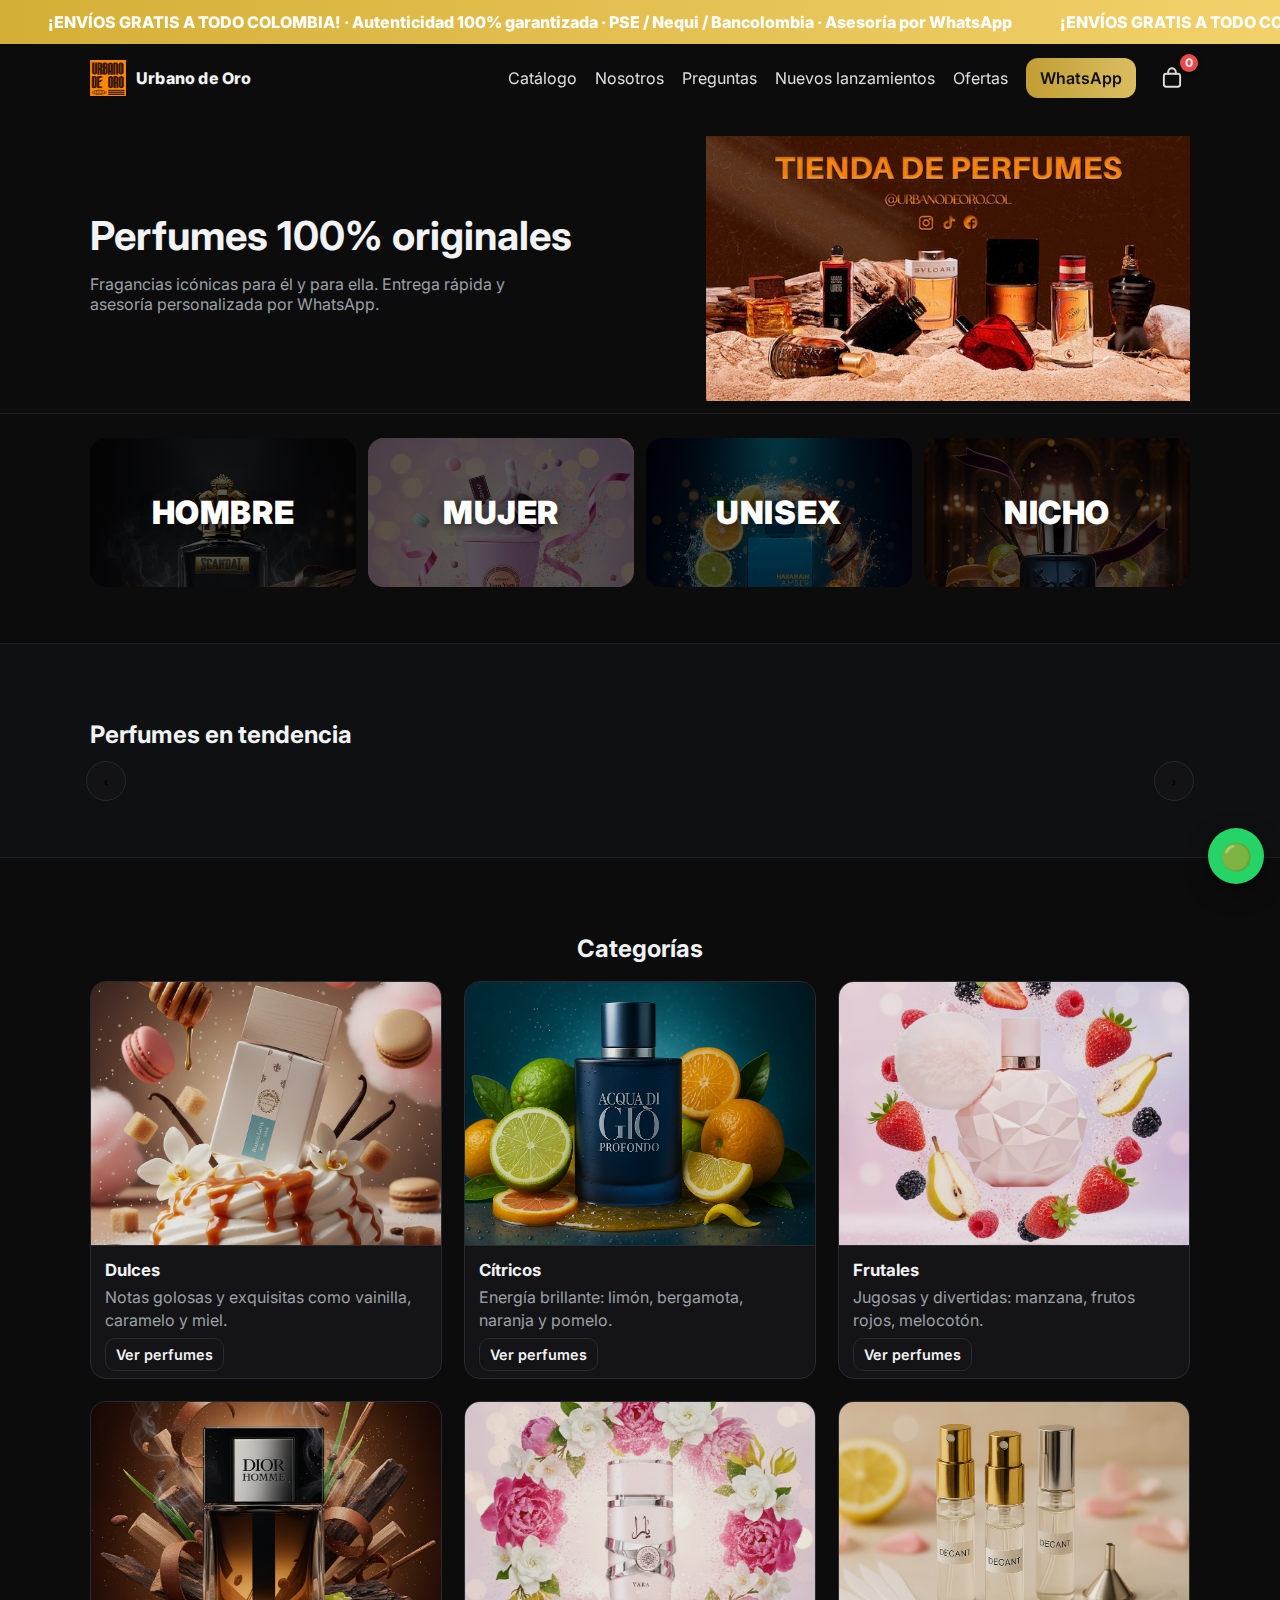
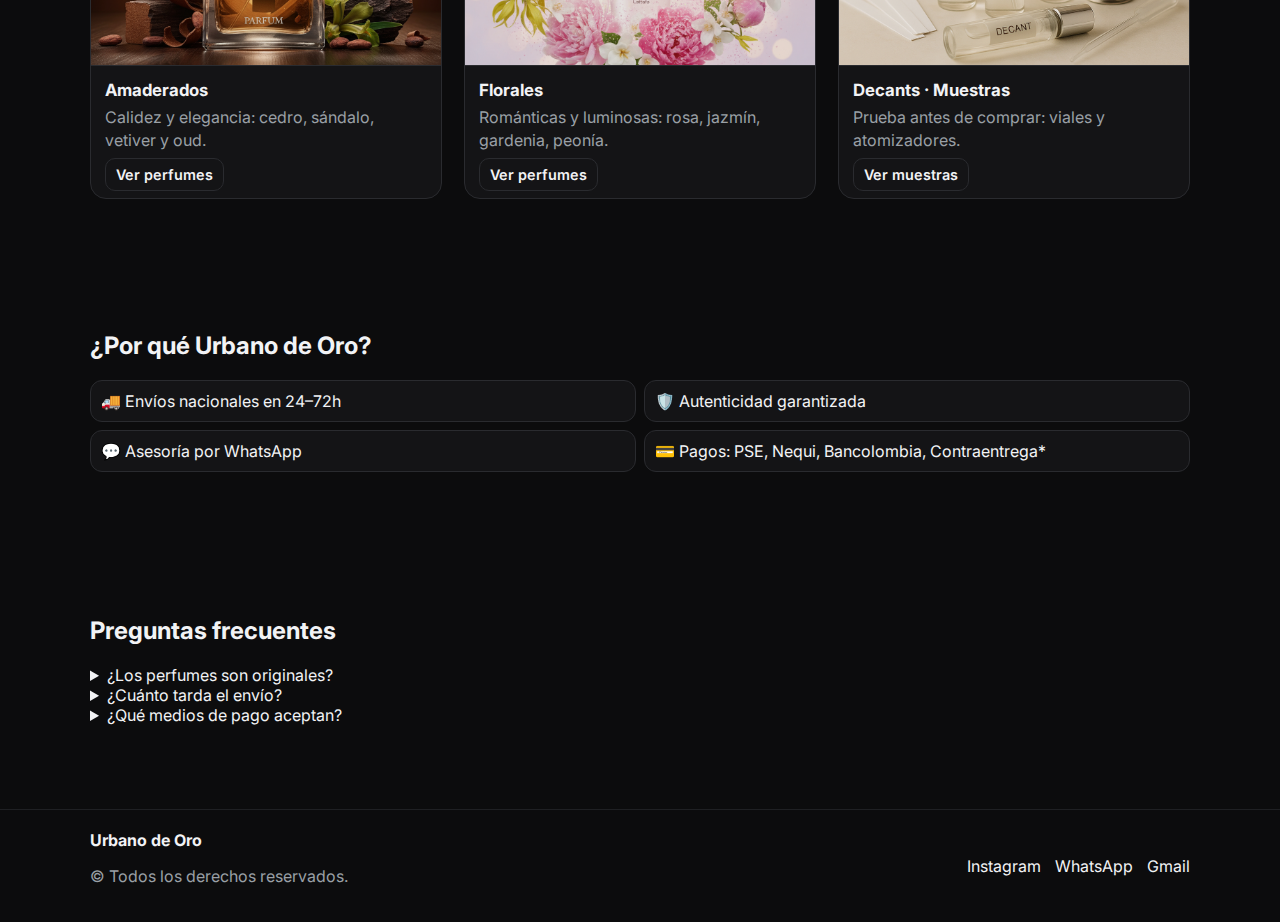
<file: index.html>
<!DOCTYPE html>
<html lang="es-CO">

<head>
    <meta charset="utf-8" />
    <meta name="viewport" content="width=device-width, initial-scale=1" />
    <title>Urbano de Oro</title>
    <meta name="description"
        content="Perfumes 100% originales. Entregas rápidas en Colombia. Catálogo actualizado de fragancias para hombre y mujer.">
    <link rel="icon" href="/assets/urbanologo.jpg" />
    <link rel="preconnect" href="https://fonts.gstatic.com" crossorigin>
    <link href="https://fonts.googleapis.com/css2?family=Inter:wght@400;600;800&display=swap" rel="stylesheet">
    <link rel="stylesheet" href="/css/styles.css" />

    <!-- Open Graph / Twitter -->
    <meta property="og:title" content="Urbano de Oro | Perfumes originales" />
    <meta property="og:description" content="Perfumes 100% originales. Entregas rápidas en Colombia." />
    <meta property="og:image" content="/assets/banner2.jpg" />
    <meta property="og:type" content="website" />
    <meta name="twitter:card" content="summary_large_image" />

    <!-- Schema.org: Tienda -->
    <script type="application/ld+json">
  {
    "@context": "https://schema.org",
    "@type": "Store",
    "name": "Urbano de Oro",
    "image": "/assets/urbanologo.jpg",
    "description": "Perfumes 100% originales en Colombia.",
    "url": "https://tudominio.com",
    "sameAs": ["https://www.instagram.com/urbanodeoro.col/"],
    "brand": "Urbano de Oro",
    "telephone": "+57 3116997253",
    "address": {
      "@type": "660003",
      "addressCountry": "CO"
    }
  }
  </script>
</head>

<body>

    <!-- Barra de anuncio -->
    <!-- Barra de anuncio con marquee -->
    <!-- Franja superior -->
    <div class="topbar">
        <div class="marquee">
            <span class="marquee__content"
                data-text="¡ENVÍOS GRATIS A TODO COLOMBIA! · Autenticidad 100% garantizada · PSE / Nequi / Bancolombia · Asesoría por WhatsApp">
                ¡ENVÍOS GRATIS A TODO COLOMBIA! · Autenticidad 100% garantizada · PSE / Nequi / Bancolombia · Asesoría
                por WhatsApp
            </span>
        </div>
    </div>



    <!-- Header / Nav -->
    <header class="container header">
        <a class="brand" href="/">
            <img src="/assets/urbanologo.jpg" alt="Urbano de Oro" />
            <span>Urbano de Oro</span>
        </a>
        <nav class="nav">
            <a href="category.html" id="navCatalogo">Catálogo</a>
            <a href="#nosotros">Nosotros</a>
            <a href="#faq">Preguntas</a>
            <a href="/nuevos.html">Nuevos lanzamientos</a>
            <a href="/ofertas.html">Ofertas</a>
            <a class="btn btn--primary" href="https://wa.me/573116997253" target="_blank" rel="noopener">WhatsApp</a>
            <a id="cartOpen" class="cart-btn" href="#" aria-label="Abrir carrito">
                <!-- Bolsa -->
                <svg class="cart-ico" viewBox="0 0 24 24" aria-hidden="true">
                    <!-- cuerpo de la bolsa -->
                    <rect x="4.5" y="8" width="15" height="12" rx="2.2" ry="2.2" fill="none" stroke="currentColor"
                        stroke-width="1.8" />
                    <!-- asa -->
                    <path d="M8.5 8V6.5a3.5 3.5 0 0 1 7 0V8" fill="none" stroke="currentColor" stroke-width="1.8"
                        stroke-linecap="round" />
                </svg>
                <!-- badge -->
                <span id="cartCount" class="cart-count">0</span>
            </a>

        </nav>
        <button class="nav-toggle" aria-label="Abrir menú">☰</button>
    </header>

    <!-- Hero -->
    <section class="hero">
        <div class="container hero__grid">
            <div class="hero__copy">
                <h1>Perfumes 100% originales</h1>
                <p>Fragancias icónicas para él y para ella. Entrega rápida y asesoría personalizada por WhatsApp.</p>
                <!-- (sin botones, sin buscador, sin chips) -->
            </div>
            <div class="hero__image">
                <img src="/assets/banner2.jpg" alt="Colección de perfumes" loading="eager" />
            </div>
        </div>
    </section>


    <section class="container section categories" aria-label="Categorías">
        <div class="cat-grid">
            <a class="cat-card" href="category.html?cat=hombre">
                <img src="/assets/hombrelogo3.png" alt="Hombre" loading="lazy">
                <span>HOMBRE</span>
            </a>
            <a class="cat-card" href="category.html?cat=mujer">
                <img src="/assets/mujerlogo2.png" alt="Mujer" loading="lazy">
                <span>MUJER</span>
            </a>
            <a class="cat-card" href="category.html?cat=unisex">
                <img src="/assets/unisexlogo2.png" alt="Unisex" loading="lazy">
                <span>UNISEX</span>
            </a>
            <a class="cat-card" href="category.html?cat=nicho">
                <img src="/assets/nichologo2.png" alt="Nicho" loading="lazy">
                <span>NICHO</span>
            </a>
        </div>
    </section>



    <!-- Tendencias -->
    <section class="section section--alt" aria-label="Perfumes en tendencia">
        <div class="container">
            <h2>Perfumes en tendencia</h2>
        </div>

        <div class="trend-slider">
            <button class="trend-btn prev" aria-label="Anterior">‹</button>
            <div id="trendTrack" class="trend-track"></div>
            <button class="trend-btn next" aria-label="Siguiente">›</button>
        </div>

        <div id="trendDots" class="trend-dots"></div>
    </section>


    <section class="container section fams" aria-label="Categorías">
        <h2 style="text-align:center;margin-bottom:18px">Categorías</h2>

        <div class="fam-grid">
            <a class="fam-card" href="/category.html?tags=dulce">
                <div class="fam-card__media">
                    <img src="/assets/dulceslogo2.png" alt="Dulces">
                </div>
                <div class="fam-card__body">
                    <h3>Dulces</h3>
                    <p>Notas golosas y exquisitas como vainilla, caramelo y miel.</p>
                    <span class="btn btn--ghost btn--sm">Ver perfumes</span>
                </div>
            </a>

            <a class="fam-card" href="/category.html?tags=c%C3%ADtricos">
                <div class="fam-card__media">
                    <img src="/assets/citricoslogo2.png" alt="Cítricos">
                </div>
                <div class="fam-card__body">
                    <h3>Cítricos</h3>
                    <p>Energía brillante: limón, bergamota, naranja y pomelo.</p>
                    <span class="btn btn--ghost btn--sm">Ver perfumes</span>
                </div>
            </a>

            <a class="fam-card" href="/category.html?tags=frutal">
                <div class="fam-card__media">
                    <img src="/assets/frutaleslogo.png" alt="Frutales">
                </div>
                <div class="fam-card__body">
                    <h3>Frutales</h3>
                    <p>Jugosas y divertidas: manzana, frutos rojos, melocotón.</p>
                    <span class="btn btn--ghost btn--sm">Ver perfumes</span>
                </div>
            </a>

            <a class="fam-card" href="/category.html?tags=amaderado">
                <div class="fam-card__media">
                    <img src="/assets/amaderadologo1.png" alt="Amaderados">
                </div>
                <div class="fam-card__body">
                    <h3>Amaderados</h3>
                    <p>Calidez y elegancia: cedro, sándalo, vetiver y oud.</p>
                    <span class="btn btn--ghost btn--sm">Ver perfumes</span>
                </div>
            </a>

            <a class="fam-card" href="/category.html?tags=floral">
                <div class="fam-card__media">
                    <img src="/assets/floraleslogo3.png" alt="Florales">
                </div>
                <div class="fam-card__body">
                    <h3>Florales</h3>
                    <p>Románticas y luminosas: rosa, jazmín, gardenia, peonía.</p>
                    <span class="btn btn--ghost btn--sm">Ver perfumes</span>
                </div>
            </a>

            <a class="fam-card" href="/category.html?tags=decants">
                <div class="fam-card__media">
                    <img src="/assets/decantslogo.png" alt="Decants y muestras">
                </div>
                <div class="fam-card__body">
                    <h3>Decants · Muestras</h3>
                    <p>Prueba antes de comprar: viales y atomizadores.</p>
                    <span class="btn btn--ghost btn--sm">Ver muestras</span>
                </div>
            </a>
        </div>
    </section>


    <!-- Nosotros -->
    <section id="nosotros" class="container section">
        <h2>¿Por qué Urbano de Oro?</h2>
        <ul class="bullets">
            <li>🚚 Envíos nacionales en 24–72h</li>
            <li>🛡️ Autenticidad garantizada</li>
            <li>💬 Asesoría por WhatsApp</li>
            <li>💳 Pagos: PSE, Nequi, Bancolombia, Contraentrega*</li>
        </ul>
    </section>

    <!-- FAQ -->
    <section id="faq" class="container section">
        <h2>Preguntas frecuentes</h2>
        <details>
            <summary>¿Los perfumes son originales?</summary>
            <p>Sí. Trabajamos únicamente con distribuidores autorizados y sellados de fábrica.</p>
        </details>
        <details>
            <summary>¿Cuánto tarda el envío?</summary>
            <p>Entre 24 y 72 horas hábiles según tu ciudad.</p>
        </details>
        <details>
            <summary>¿Qué medios de pago aceptan?</summary>
            <p>PSE, Nequi, Bancolombia y contraentrega en ciudades seleccionadas.</p>
        </details>
    </section>

    <!-- Footer -->
    <footer class="footer">
        <div class="container footer__grid">
            <div>
                <strong>Urbano de Oro</strong>
                <p class="muted">© <span id="year"></span> Todos los derechos reservados.</p>
            </div>
            <div class="footer__links">
                <a href="https://www.instagram.com/urbanodeoro.col/" target="_blank" rel="noopener">Instagram</a>
                <a href="https://wa.me/5731169987253" target="_blank" rel="noopener">WhatsApp</a>
                <a href="mailto:urbanodeoroinfo@gmail.com">Gmail</a>
            </div>
        </div>
    </footer>

    <!-- Botón flotante WhatsApp -->
    <a class="fab-whatsapp" href="https://wa.me/573116997253" target="_blank" rel="noopener"
        aria-label="Chatear por WhatsApp">🟢</a>



    <!-- Carrito (drawer) -->
    <div id="cartDrawer" class="cart-drawer" aria-hidden="true">
        <!-- Backdrop primero -->
        <button id="cartBackdrop" class="cart-backdrop" aria-label="Cerrar carrito"></button>

        <!-- Panel después -->
        <div class="cart-panel" role="dialog" aria-modal="true" aria-labelledby="cartTitle">
            <header class="cart-head">
                <h3 id="cartTitle">Carrito</h3>
                <button id="cartClose" class="icon-btn" aria-label="Cerrar">✕</button>
            </header>

            <div id="cartItems" class="cart-items"></div>

            <footer class="cart-foot">
                <div class="cart-row">
                    <span>Subtotal</span>
                    <strong id="cartSubtotal">$0</strong>
                </div>
                <div class="cart-actions">
                    <button id="cartClear" class="btn">Vaciar</button>
                    <button id="cartWhats" class="btn btn--primary">Pedir por WhatsApp</button>
                </div>
            </footer>
        </div>
    </div>


    <script type="module" src="/js/main.js"></script>
    <script src="/js/cart.js" defer></script>


</body>

</html>
</file>
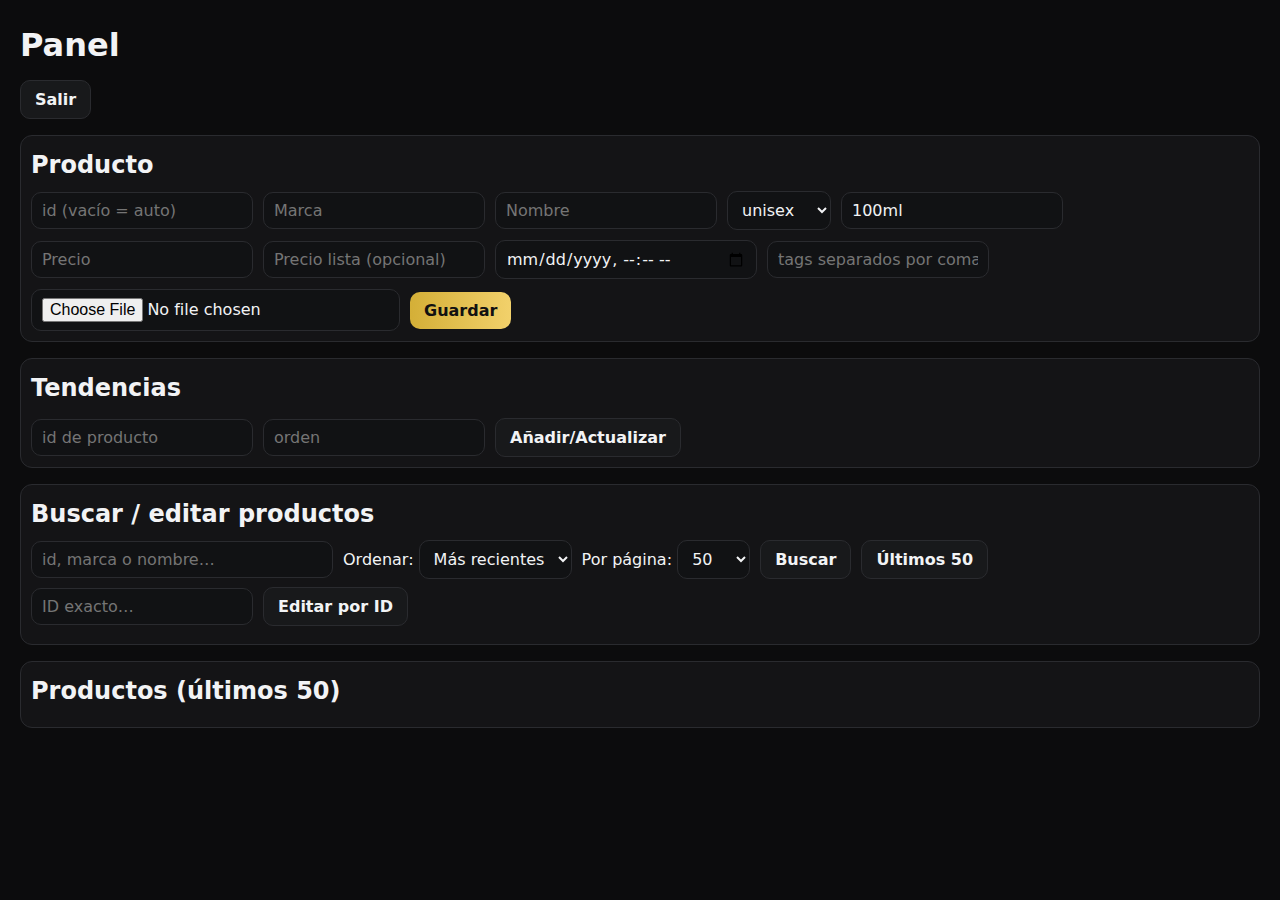
<file: admin.html>
<!doctype html>
<html lang="es">
<head>
  <meta charset="utf-8">
  <title>Admin</title>
  <meta name="viewport" content="width=device-width, initial-scale=1" />
  <style>
    body{font-family:Inter,system-ui,Arial,sans-serif;background:#0c0c0d;color:#f2f3f5;margin:0;padding:20px}
    h1,h2{margin:.2em 0 .5em}
    button, input, select{font:inherit}
    .muted{opacity:.8}
    .card{border:1px solid #2a2b2f;border-radius:12px;background:#141416;padding:10px}
    .row{display:flex;gap:10px;flex-wrap:wrap;align-items:center}
    .row input, .row select{background:#111214;border:1px solid #2a2b2f;color:#f2f3f5;padding:8px 10px;border-radius:10px}
    .btn{border:1px solid #2a2b2f;background:#18191b;color:#f2f3f5;padding:9px 14px;border-radius:10px;font-weight:600;cursor:pointer}
    .btn--pri{background:linear-gradient(90deg,#d4af37,#f2d16b);color:#111;border:0}
    .list{display:flex;flex-direction:column;gap:8px}
  </style>
</head>
<body>
  <h1>Panel</h1>
  <button id="logout" class="btn">Salir</button>

  <section class="card" style="margin-top:16px">
    <h2>Producto</h2>
    <form id="prodForm" class="row">
      <input name="id" placeholder="id (vacío = auto)" />
      <input name="brand" placeholder="Marca" required />
      <input name="name" placeholder="Nombre" required />
      <select name="gender">
        <option>hombre</option>
        <option>mujer</option>
        <option selected>unisex</option>
      </select>
      <input name="size" placeholder="100ml" value="100ml" />
      <input name="price" type="number" placeholder="Precio" required />
      <input name="list_price" type="number" placeholder="Precio lista (opcional)" />
      <input name="offer_ends_at" type="datetime-local" placeholder="Fin de oferta (opcional)">
      <input name="tags" placeholder="tags separados por coma" />
      <input id="imgFile" type="file" accept="image/*" />
      <img id="imgPreview" alt="Vista previa" style="max-width:140px;border-radius:10px;display:none;margin:8px 0">
      <button class="btn btn--pri">Guardar</button>
    </form>
  </section>

  <section class="card" style="margin-top:16px">
    <h2>Tendencias</h2>
    <ol id="trendList"></ol>
    <form id="trendAdd" class="row">
      <input id="trendId" placeholder="id de producto" />
      <input id="trendOrder" type="number" placeholder="orden" />
      <button class="btn">Añadir/Actualizar</button>
    </form>
  </section>

  <!-- NUEVO: Buscador / editar cualquier producto -->
  <section class="card" style="margin-top:16px">
    <h2>Buscar / editar productos</h2>

    <form id="searchForm" class="row">
      <input id="q" placeholder="id, marca o nombre…" style="min-width:280px">
      <label>Ordenar:
        <select id="sortSel">
          <option value="recent">Más recientes</option>
          <option value="brand">Marca A–Z</option>
          <option value="name">Nombre A–Z</option>
        </select>
      </label>
      <label>Por página:
        <select id="perSel">
          <option>25</option>
          <option selected>50</option>
          <option>100</option>
        </select>
      </label>
      <button class="btn">Buscar</button>
      <button id="btnRecents" type="button" class="btn">Últimos 50</button>
    </form>

    <form id="idForm" class="row" style="margin-top:8px">
      <input id="pid" placeholder="ID exacto…" />
      <button class="btn">Editar por ID</button>
    </form>

    <div id="searchInfo" class="muted" style="margin:8px 0"></div>
    <div id="searchResults" class="list"></div>
    <button id="moreBtn" class="btn" hidden>Mostrar más</button>
  </section>

  <!-- Puedes dejar “Últimos 50” si quieres ese bloque aparte -->
  <section class="card" style="margin-top:16px">
    <h2>Productos (últimos 50)</h2>
    <div id="list" class="list"></div>
  </section>

  <script type="module">
    import { supabase } from '/js/supabaseClient.js';

    /* ---- auth + admin check ---- */
    const { data: { user } } = await supabase.auth.getUser();
    if (!user) location.href = '/login.html';
    const { data: prof } = await supabase.from('profiles')
      .select('is_admin').eq('id', user.id).single();
    if (!prof?.is_admin) { alert('No autorizado'); location.href = '/'; }

    /* ==== refs ==== */
    const logoutBtn  = document.getElementById('logout');
    const prodForm   = document.getElementById('prodForm');
    const list       = document.getElementById('list');
    const trendList  = document.getElementById('trendList');
    const trendAdd   = document.getElementById('trendAdd');
    const trendId    = document.getElementById('trendId');
    const trendOrder = document.getElementById('trendOrder');
    const imgFile    = document.getElementById('imgFile');
    const imgPreview = document.getElementById('imgPreview');

    // buscador
    const searchForm = document.getElementById('searchForm');
    const qInput     = document.getElementById('q');
    const sortSel    = document.getElementById('sortSel');
    const perSel     = document.getElementById('perSel');
    const btnRecents = document.getElementById('btnRecents');
    const idForm     = document.getElementById('idForm');
    const pidInput   = document.getElementById('pid');
    const resultsBox = document.getElementById('searchResults');
    const moreBtn    = document.getElementById('moreBtn');
    const searchInfo = document.getElementById('searchInfo');

    logoutBtn?.addEventListener('click', async () => {
      await supabase.auth.signOut(); location.href = '/';
    });

    /* helpers */
    const slug = s => String(s).normalize('NFD').replace(/[\u0300-\u036f]/g,'')
                  .toLowerCase().replace(/[^a-z0-9]+/g,'-').replace(/^-+|-+$/g,'');
    const pubUrl = (bucket, path) => supabase.storage.from(bucket).getPublicUrl(path).data.publicUrl;
    function toLocalDatetimeValue(iso){
      if (!iso) return '';
      const d=new Date(iso), y=d.getFullYear(), m=String(d.getMonth()+1).padStart(2,'0'),
            dd=String(d.getDate()).padStart(2,'0'), h=String(d.getHours()).padStart(2,'0'),
            mi=String(d.getMinutes()).padStart(2,'0');
      return `${y}-${m}-${dd}T${h}:${mi}`;
    }

    // Preview de imagen
    imgFile?.addEventListener('change', () => {
      const f = imgFile.files?.[0];
      if (!f){ imgPreview.style.display='none'; imgPreview.src=''; return; }
      imgPreview.src = URL.createObjectURL(f);
      imgPreview.style.display = 'block';
    });

    /* subir imagen a bucket products */
    async function uploadImage(id, file){
      const ext = file.name.split('.').pop().toLowerCase();
      const path = `${id}/main.${ext}`;
      const { error } = await supabase.storage.from('products').upload(path, file, { upsert:true, cacheControl:'3600' });
      if (error) throw error;
      return pubUrl('products', path);
    }

    /* listar últimos (bloque histórico) */
    async function loadProducts(){
      const { data, error } = await supabase
        .from('products').select('*')
        .order('created_at', { ascending:false }).limit(50);
      if (error){ alert(error.message); return; }
      list.innerHTML = (data||[]).map(p => `
        <div class="row" style="justify-content:space-between">
          <div>
            <div><code>${p.id}</code></div>
            <div><b>${p.brand}</b> ${p.name}</div>
            <div class="muted">${p.size||'100ml'} · ${p.gender||''}</div>
            <div>${(p.price??0).toLocaleString('es-CO',{style:'currency',currency:'COP',maximumFractionDigits:0})}
              ${p.list_price?` <del class="muted">${(p.list_price).toLocaleString('es-CO',{style:'currency',currency:'COP',maximumFractionDigits:0})}</del>`:''}
            </div>
          </div>
          <div class="row">
            <button data-edit="${p.id}" class="btn">Editar</button>
            <button data-del="${p.id}"  class="btn">Borrar</button>
          </div>
        </div>
      `).join('');
    }
    await loadProducts();

    /* guardar producto */
    prodForm.addEventListener('submit', async (e)=>{
      e.preventDefault();
      const fd  = new FormData(prodForm);
      const obj = Object.fromEntries(fd.entries());

      obj.id          = obj.id?.trim() || slug(`${obj.brand}-${obj.name}`);
      obj.price       = Number(obj.price) || 0;
      obj.list_price  = obj.list_price ? Number(obj.list_price) : null;
      obj.tags        = (obj.tags||'').split(',').map(s=>s.trim()).filter(Boolean);
      obj.offer_ends_at = obj.offer_ends_at ? new Date(obj.offer_ends_at).toISOString() : null;

      if (imgFile?.files?.[0]) obj.image = await uploadImage(obj.id, imgFile.files[0]);

      const { error } = await supabase.from('products').upsert(obj, { onConflict:'id' });
      if (error) return alert(error.message);
      alert('Guardado');

      prodForm.reset(); imgPreview.style.display='none'; imgPreview.src='';
      await loadProducts(); await loadTrending(); await runSearch(true);
    });

    // editar/borrar en “Últimos 50”
    list.addEventListener('click', async (e)=>{
      const edit = e.target.getAttribute('data-edit');
      const del  = e.target.getAttribute('data-del');

      if (edit){
        const { data } = await supabase.from('products').select('*').eq('id', edit).single();
        for (const k of Object.keys(data)) if (prodForm[k] !== undefined) prodForm[k].value = data[k] ?? '';
        prodForm.tags.value = (data.tags||[]).join(', ');
        prodForm.offer_ends_at.value = toLocalDatetimeValue(data.offer_ends_at);
        if (data.image){ imgPreview.src=data.image; imgPreview.style.display='block'; } else { imgPreview.style.display='none'; imgPreview.src=''; }
        alert('Producto cargado en el formulario. Edita y guarda.');
      }

      if (del){
        if (confirm('¿Eliminar producto?')){
          await supabase.from('products').delete().eq('id', del);
          await loadProducts(); await loadTrending(); await runSearch(true);
        }
      }
    });

    /* tendencias */
    async function loadTrending(){
      const { data, error } = await supabase
        .from('trending').select('id, order_index').order('order_index');
      if (error){ console.error(error); return; }
      trendList.innerHTML = (data||[]).map(t => `
        <li><code>${t.id}</code> · orden ${t.order_index}
          <button data-t-del="${t.id}" class="btn">Quitar</button>
        </li>`).join('');
    }
    await loadTrending();

    trendAdd.addEventListener('submit', async (e)=>{
      e.preventDefault();
      const id = trendId.value.trim();
      const order = Number(trendOrder.value) || 0;
      const { error } = await supabase.from('trending').upsert({ id, order_index: order });
      if (error) return alert(error.message);
      trendId.value=''; trendOrder.value=''; await loadTrending();
    });

    trendList.addEventListener('click', async (e)=>{
      const id = e.target.getAttribute('data-t-del');
      if (!id) return;
      await supabase.from('trending').delete().eq('id', id);
      await loadTrending();
    });

    /* ====== Buscador/paginación para editar cualquier producto ====== */
    const STATE = { q:'', sort:'recent', per:50, page:1, total:0, items:[] };

    function renderResults(items){
      resultsBox.innerHTML = items.map(p => `
        <div class="row" style="justify-content:space-between;border:1px solid #2a2b2f;border-radius:10px;padding:8px">
          <div>
            <div><code>${p.id}</code></div>
            <div><b>${p.brand}</b> ${p.name}</div>
            <div class="muted">${p.size||'100ml'} · ${p.gender||''}</div>
            <div>${(p.price??0).toLocaleString('es-CO',{style:'currency',currency:'COP',maximumFractionDigits:0})}
              ${p.list_price?` <del class="muted">${(p.list_price).toLocaleString('es-CO',{style:'currency',currency:'COP',maximumFractionDigits:0})}</del>`:''}
            </div>
          </div>
          <div class="row">
            <button data-edit="${p.id}" class="btn">Editar</button>
            <button data-del="${p.id}"  class="btn">Borrar</button>
          </div>
        </div>
      `).join('');
    }

    async function searchProducts({ q='', sort='recent', page=1, per=50 }){
      let query = supabase.from('products').select('*', { count:'exact' });

      if (q){
        // id exacto OR brand/name ilike
        query = query.or(`id.eq.${q},brand.ilike.%${q}%,name.ilike.%${q}%`);
      }

      if (sort==='brand'){ query = query.order('brand', { ascending:true }).order('name', { ascending:true }); }
      else if (sort==='name'){ query = query.order('name', { ascending:true }); }
      else { query = query.order('created_at', { ascending:false }); }

      const from = (page-1)*per, to = from + per - 1;
      const { data, error, count } = await query.range(from, to);
      if (error) throw error;
      return { data, count };
    }

    async function runSearch(reset=true){
      const { data, count } = await searchProducts(STATE);
      if (reset) STATE.items = [];
      STATE.items = STATE.items.concat(data||[]);
      STATE.total = count||0;
      renderResults(STATE.items);
      searchInfo.textContent = `Mostrando ${STATE.items.length} de ${STATE.total}`;
      moreBtn.hidden = STATE.items.length >= STATE.total;
    }

    // inicial: últimos 50 (preset)
    (async ()=>{
      STATE.q=''; STATE.sort='recent'; STATE.per=50; STATE.page=1;
      await runSearch(true);
    })();

    searchForm.addEventListener('submit', async (e)=>{
      e.preventDefault();
      STATE.q = qInput.value.trim();
      STATE.sort = sortSel.value;
      STATE.per = parseInt(perSel.value||'50',10);
      STATE.page = 1;
      await runSearch(true);
    });

    btnRecents.addEventListener('click', async ()=>{
      STATE.q=''; STATE.sort='recent'; STATE.per=50; STATE.page=1;
      qInput.value=''; sortSel.value='recent'; perSel.value='50';
      await runSearch(true);
    });

    moreBtn.addEventListener('click', async ()=>{
      STATE.page += 1; await runSearch(false);
    });

    idForm.addEventListener('submit', async (e)=>{
      e.preventDefault();
      const id = pidInput.value.trim(); if (!id) return;
      const { data, error } = await supabase.from('products').select('*').eq('id', id).single();
      if (error || !data){ alert('No encontrado'); return; }
      for (const k of Object.keys(data)) if (prodForm[k] !== undefined) prodForm[k].value = data[k] ?? '';
      prodForm.tags.value = (data.tags||[]).join(', ');
      prodForm.offer_ends_at.value = toLocalDatetimeValue(data.offer_ends_at);
      if (data.image){ imgPreview.src=data.image; imgPreview.style.display='block'; } else { imgPreview.style.display='none'; imgPreview.src=''; }
      alert('Producto cargado en el formulario. Edita y guarda.');
    });

    // Clicks editar/borrar en resultados de búsqueda
    resultsBox.addEventListener('click', async (e)=>{
      const edit = e.target.getAttribute('data-edit');
      const del  = e.target.getAttribute('data-del');
      if (edit){
        const { data } = await supabase.from('products').select('*').eq('id', edit).single();
        for (const k of Object.keys(data)) if (prodForm[k] !== undefined) prodForm[k].value = data[k] ?? '';
        prodForm.tags.value = (data.tags||[]).join(', ');
        prodForm.offer_ends_at.value = toLocalDatetimeValue(data.offer_ends_at);
        if (data.image){ imgPreview.src=data.image; imgPreview.style.display='block'; } else { imgPreview.style.display='none'; imgPreview.src=''; }
        alert('Producto cargado en el formulario. Edita y guarda.');
      }
      if (del){
        if (confirm('¿Eliminar producto?')){
          await supabase.from('products').delete().eq('id', del);
          STATE.page = 1; await runSearch(true); await loadProducts(); await loadTrending();
        }
      }
    });
  </script>
</body>
</html>
</file>
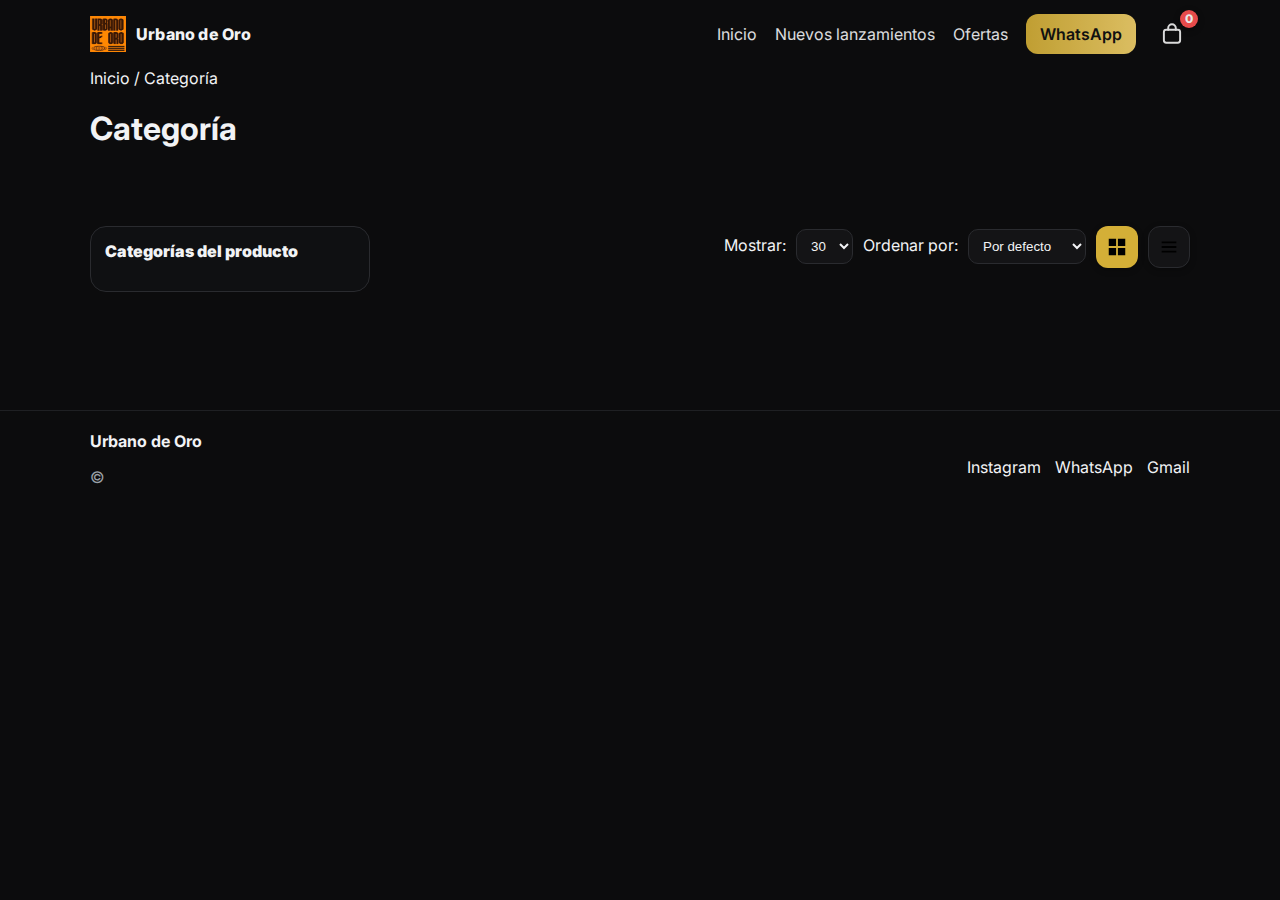
<file: category.html>
<!DOCTYPE html>
<html lang="es-CO">

<head>
  <meta charset="utf-8" />
  <meta name="viewport" content="width=device-width, initial-scale=1" />
  <title>Categoría | Urbano de Oro</title>
  <link rel="icon" href="/assets/urbanologo.jpg" />
  <link href="https://fonts.googleapis.com/css2?family=Inter:wght@400;600;800;900&display=swap" rel="stylesheet">
  <link rel="stylesheet" href="/css/styles.css" />
</head>

<body>
  <header class="container header">
    <a class="brand" href="/"><img src="/assets/urbanologo.jpg" alt="Urbano de Oro" /><span>Urbano de Oro</span></a>
    <nav class="nav">
      <a href="/">Inicio</a>
      <a href="/nuevos.html">Nuevos lanzamientos</a>
      <a href="/ofertas.html">Ofertas</a>
      <a class="btn btn--primary" href="https://wa.me/573116997253" target="_blank" rel="noopener">WhatsApp</a>
      <a id="cartOpen" class="cart-btn" href="#" aria-label="Abrir carrito">
        <!-- Bolsa -->
        <svg class="cart-ico" viewBox="0 0 24 24" aria-hidden="true">
          <!-- cuerpo de la bolsa -->
          <rect x="4.5" y="8" width="15" height="12" rx="2.2" ry="2.2" fill="none" stroke="currentColor"
            stroke-width="1.8" />
          <!-- asa -->
          <path d="M8.5 8V6.5a3.5 3.5 0 0 1 7 0V8" fill="none" stroke="currentColor" stroke-width="1.8"
            stroke-linecap="round" />
        </svg>
        <!-- badge -->
        <span id="cartCount" class="cart-count">0</span>
      </a>
    </nav>
    <button class="nav-toggle" aria-label="Abrir menú">☰</button>
  </header>

  <div class="cat-hero">
    <div class="container">
      <nav class="crumbs"><a href="/">Inicio</a> / <span id="crumbCat">Categoría</span></nav>
      <h1 id="catTitle">Categoría</h1>
    </div>
  </div>

  <section class="container section cat-page">
    <!-- Sidebar -->
    <aside class="cat-sidebar">
      <details class="facet-card" open>
        <summary class="facet-summary">Categorías del producto</summary>
        <!-- la lista se llena por JS -->
        <ul id="facetList" class="facet-list"></ul>
        <a id="clearFacet" class="facet-clear" href="#" hidden>✕ Quitar filtro</a>
      </details>
    </aside>

    <!-- Main -->
    <main class="cat-main">
      <div class="cat-toolbar">
        <span id="resultsInfo" class="muted"></span>
        <div class="right">
          <label class="control">Mostrar:
            <select id="perSelect">
              <option>12</option>
              <option>24</option>
              <option selected>30</option>
              <option>48</option>
            </select>
          </label>
          <label class="control">Ordenar por:
            <select id="sortSelect">
              <option value="default" selected>Por defecto</option>
              <option value="priceAsc">Precio ↑</option>
              <option value="priceDesc">Precio ↓</option>
              <option value="nameAsc">Nombre A–Z</option>
              <option value="nameDesc">Nombre Z–A</option>
              <option value="offer">Ofertas</option>
            </select>
          </label>
          <div class="view-toggle" id="viewToggle" role="group" aria-label="Cambiar vista">
            <button class="toggle-btn is-active" data-view="grid" aria-pressed="true" title="Vista de cuadrícula">
              <!-- icono grid -->
              <svg viewBox="0 0 24 24" aria-hidden="true">
                <path d="M3 3h8v8H3V3zm10 0h8v8h-8V3zM3 13h8v8H3v-8zm10 0h8v8h-8v-8z" />
              </svg>
            </button>
            <button class="toggle-btn" data-view="list" aria-pressed="false" title="Vista de lista">
              <!-- icono list -->
              <svg viewBox="0 0 24 24" aria-hidden="true">
                <path d="M4 6h16v2H4V6zm0 5h16v2H4v-2zm0 5h16v2H4v-2z" />
              </svg>
            </button>
          </div>

        </div>
      </div>

      <div id="catGrid" class="grid"></div>
      <div id="PAGER" class="pager"></div>
      <div id="emptyCat" class="empty" hidden>No hay productos que coincidan.</div>
    </main>
  </section>


  <footer class="footer">
    <div class="container footer__grid">
      <div><strong>Urbano de Oro</strong>
        <p class="muted">© <span id="year"></span></p>
      </div>
      <div class="footer__links">
        <a href="https://www.instagram.com/urbanodeoro.col/" target="_blank">Instagram</a>
        <a href="https://wa.me/573116997253" target="_blank">WhatsApp</a>
        <a href="mailto:urbanodeoroinfo@gmail.com">Gmail</a>
      </div>
    </div>
  </footer>

  <!-- Carrito (drawer) -->
  <div id="cartDrawer" class="cart-drawer" aria-hidden="true">
    <!-- Backdrop primero -->
    <button id="cartBackdrop" class="cart-backdrop" aria-label="Cerrar carrito"></button>

    <!-- Panel después -->
    <div class="cart-panel" role="dialog" aria-modal="true" aria-labelledby="cartTitle">
      <header class="cart-head">
        <h3 id="cartTitle">Carrito</h3>
        <button id="cartClose" class="icon-btn" aria-label="Cerrar">✕</button>
      </header>

      <div id="cartItems" class="cart-items"></div>

      <footer class="cart-foot">
        <div class="cart-row">
          <span>Subtotal</span>
          <strong id="cartSubtotal">$0</strong>
        </div>
        <div class="cart-actions">
          <button id="cartClear" class="btn">Vaciar</button>
          <button id="cartWhats" class="btn btn--primary">Pedir por WhatsApp</button>
        </div>
      </footer>
    </div>
  </div>

  <script src="/js/cart.js" defer></script>
  <script type="module" src="/js/category.js"></script>

</body>

</html>
</file>
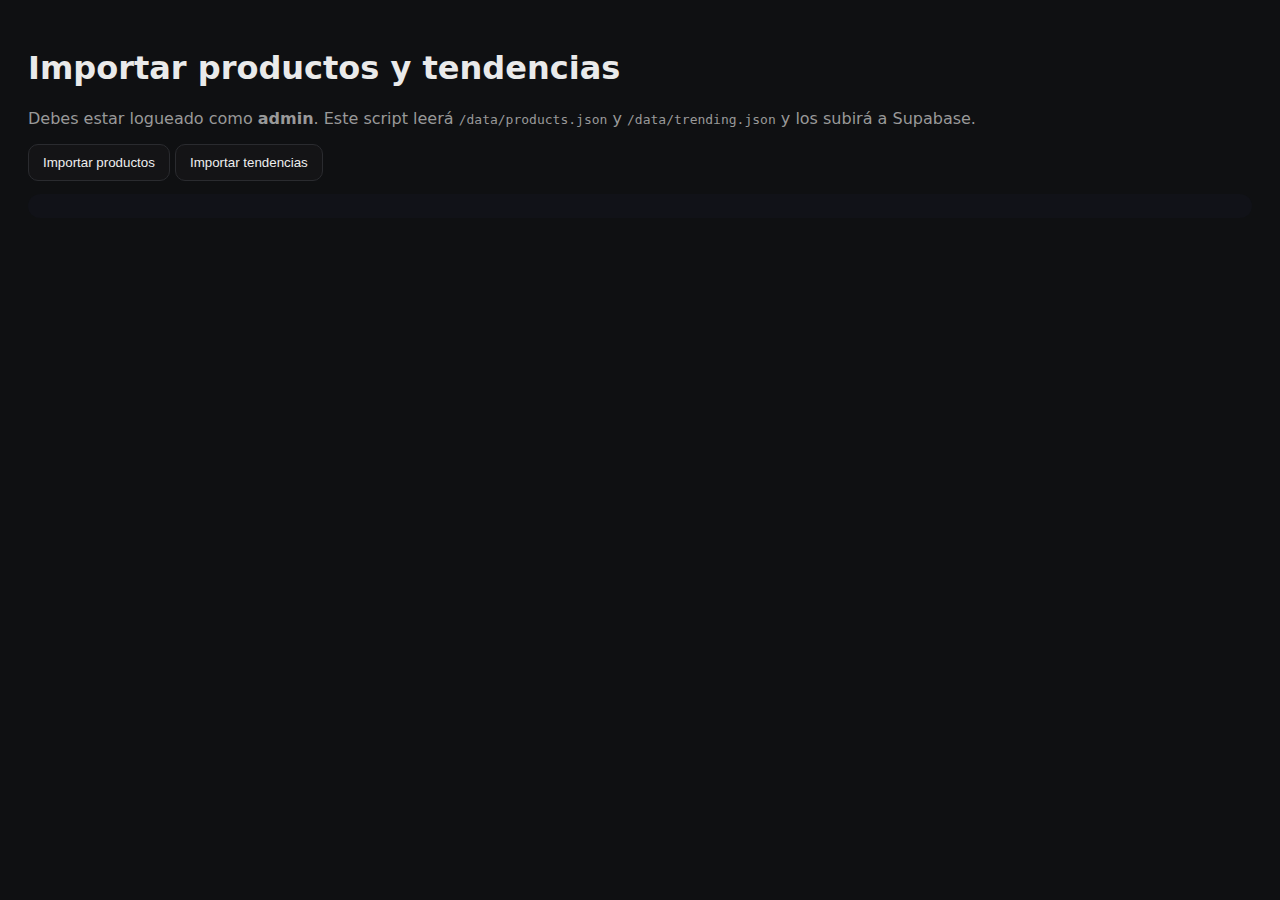
<file: import.html>
<!doctype html>
<html lang="es">
<head>
  <meta charset="utf-8" />
  <title>Importador a Supabase</title>
  <meta name="robots" content="noindex,nofollow">
  <style>
    body{font-family:system-ui,arial;padding:20px;background:#0f1012;color:#eaeaea}
    button{padding:10px 14px;border-radius:10px;border:1px solid #2a2b2f;background:#141416;color:#eee;cursor:pointer}
    .ok{color:#97e6a1}.err{color:#ff8a8a}.muted{color:#999}
    pre{background:#111218;border-radius:12px;padding:12px;max-height:50vh;overflow:auto}
  </style>
</head>
<body>
  <h1>Importar productos y tendencias</h1>
  <p class="muted">Debes estar logueado como <strong>admin</strong>. Este script leerá <code>/data/products.json</code> y <code>/data/trending.json</code> y los subirá a Supabase.</p>
  <div style="margin:10px 0">
    <button id="btnProducts">Importar productos</button>
    <button id="btnTrending">Importar tendencias</button>
  </div>
  <pre id="log"></pre>

  <script type="module">
    import { createClient } from "https://esm.sh/@supabase/supabase-js@2";

    // ⬇️ Rellena con los datos de tu proyecto
    const SUPABASE_URL = "https://derdvczgpllqrufrbiao.supabase.co";
    const SUPABASE_ANON_KEY = "eyJhbGciOiJIUzI1NiIsInR5cCI6IkpXVCJ9.eyJpc3MiOiJzdXBhYmFzZSIsInJlZiI6ImRlcmR2Y3pncGxscXJ1ZnJiaWFvIiwicm9sZSI6ImFub24iLCJpYXQiOjE3NTc5MjU0NjMsImV4cCI6MjA3MzUwMTQ2M30.vqKxFGP_iQBuwAu8b37fmOuv4l-eTIS6e8WIqe6S2q0";

    const supabase = createClient(SUPABASE_URL, SUPABASE_ANON_KEY);
    const log = (m, cls='')=>{
      const pre = document.getElementById('log');
      pre.innerHTML += (cls?`<span class="${cls}">${m}</span>`:m) + "\n";
      pre.scrollTop = pre.scrollHeight;
    };

    // auth + admin check
    const { data:{ user } } = await supabase.auth.getUser();
    if(!user){ log('No logueado. Redirigiendo a /login.html ...','err'); location.href='/login.html'; }
    const { data: prof, error: pe } = await supabase.from('profiles').select('is_admin').eq('id', user.id).single();
    if(pe || !prof?.is_admin){ log('No autorizado. Debes ser admin.','err'); throw new Error('No admin'); }

    const slug = s => String(s).normalize('NFD').replace(/[\u0300-\u036f]/g,'')
      .toLowerCase().replace(/[^a-z0-9]+/g,'-').replace(/^-+|-+$/g,'');

    async function importProducts(){
      try{
        log('⏳ Leyendo /data/products.json ...','muted');
        const res = await fetch('/data/products.json', { cache: 'no-store' });
        if(!res.ok) throw new Error('No pude leer /data/products.json');
        const items = await res.json();
        log(`Encontrados ${items.length} productos.`);

        // map a columnas supabase: listPrice -> list_price
        const rows = items.map(p => {
          const id = (p.id && String(p.id).trim()) || slug(`${p.brand}-${p.name}`);
          return {
            id,
            brand: String(p.brand||'').trim(),
            name:  String(p.name||'').trim(),
            gender: String(p.gender||'unisex').toLowerCase(),
            size:   p.size || '100ml',
            price:  Number(p.price)||0,
            list_price: p.listPrice ? Number(p.listPrice) : null,
            tags: Array.isArray(p.tags) ? p.tags.map(t=>String(t).toLowerCase()) : [],
            image: p.image || null,
            images: Array.isArray(p.images) ? p.images : null,
            stock: isNaN(p.stock) ? 0 : Number(p.stock)
          };
        });

        // sube en lotes para no exceder payload
        const chunk = 400;
        for(let i=0;i<rows.length;i+=chunk){
          const slice = rows.slice(i, i+chunk);
          log(`⬆️ Subiendo ${slice.length} productos (${i+1}-${i+slice.length}) ...`);
          const { error } = await supabase.from('products').upsert(slice, { onConflict: 'id' });
          if(error) throw error;
          log('✔️ Lote ok', 'ok');
        }
        log('🎉 Importación de productos terminada.','ok');
      }catch(err){
        console.error(err);
        log(`❌ Error: ${err.message}`,'err');
      }
    }

    async function importTrending(){
      try{
        log('⏳ Leyendo /data/trending.json ...','muted');
        const res = await fetch('/data/trending.json', { cache: 'no-store' });
        if(!res.ok){ log('No hay trending.json, saltando.','muted'); return; }
        const t = await res.json();

        // soporta array ["id1","id2"] o array de objetos [{id, order}]
        const rows = Array.isArray(t)
          ? t.map((x, idx) => typeof x === 'string'
              ? { id: x, order_index: idx+1 }
              : { id: x.id, order_index: Number(x.order ?? idx+1) })
          : [];

        if(!rows.length){ log('Trending vacío, nada que hacer.','muted'); return; }

        // upsert por id para mantener/actualizar orden
        const { error } = await supabase.from('trending').upsert(rows, { onConflict: 'id' });
        if(error) throw error;

        log(`✔️ Importadas ${rows.length} posiciones de tendencias.`,'ok');
      }catch(err){
        console.error(err);
        log(`❌ Error: ${err.message}`,'err');
      }
    }

    document.getElementById('btnProducts').addEventListener('click', importProducts);
    document.getElementById('btnTrending').addEventListener('click', importTrending);
  </script>
</body>
</html>
</file>
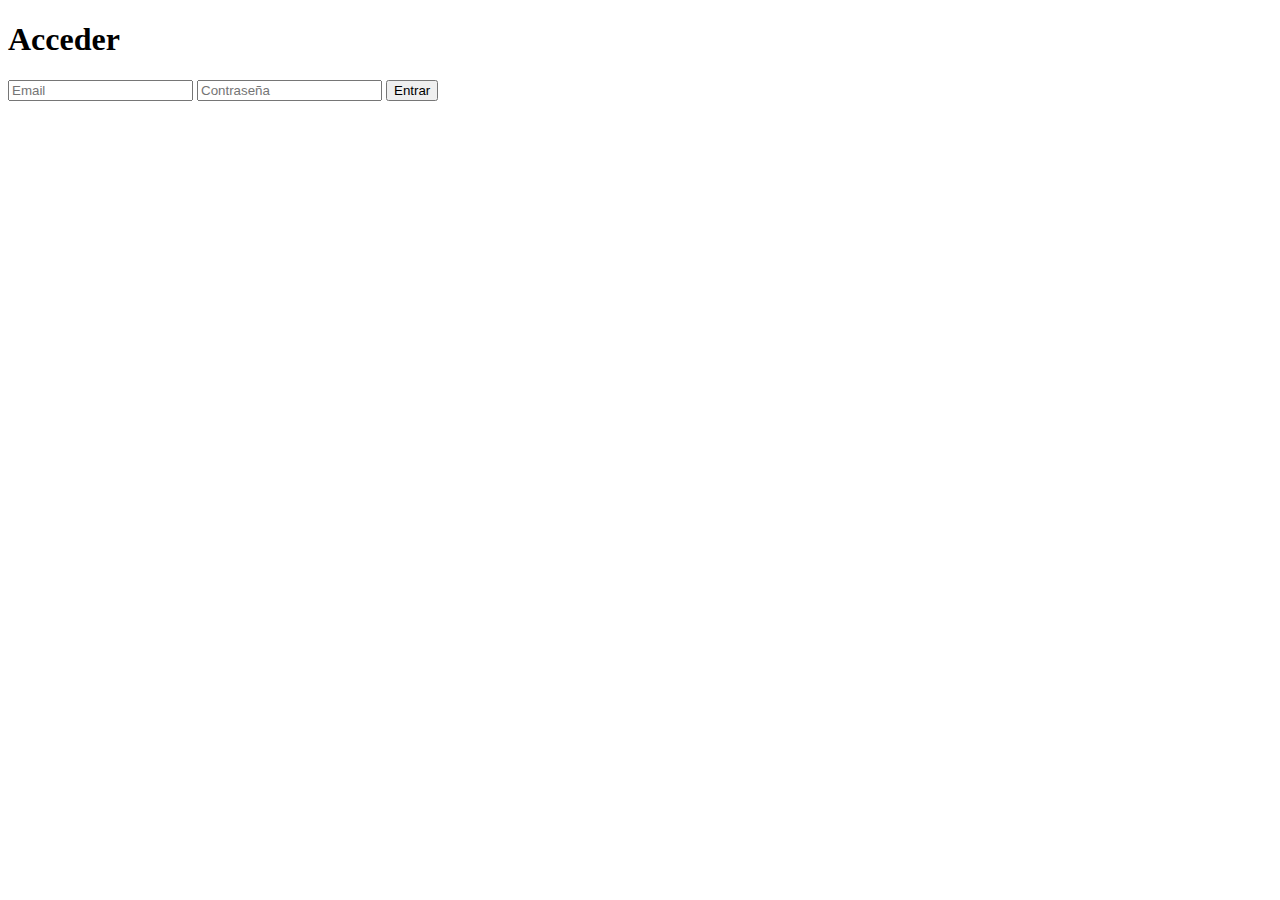
<file: login.html>
<!doctype html>
<html lang="es">

<head>
    <meta charset="utf-8">
    <title>Acceder</title>
</head>

<body>
    <h1>Acceder</h1>
    <form id="form">
        <input id="email" type="email" placeholder="Email" required>
        <input id="pass" type="password" placeholder="Contraseña" required>
        <button>Entrar</button>
    </form>
    <p id="msg"></p>

    <script type="module">
        import { supabase } from '/js/supabaseClient.js';
        form.addEventListener('submit', async (e) => {
            e.preventDefault();
            msg.textContent = 'Accediendo...';
            const { error } = await supabase.auth.signInWithPassword({
                email: email.value, password: pass.value
            });
            if (error) msg.textContent = error.message;
            else location.href = '/admin.html';
        });
    </script>

</body>

</html>
</file>
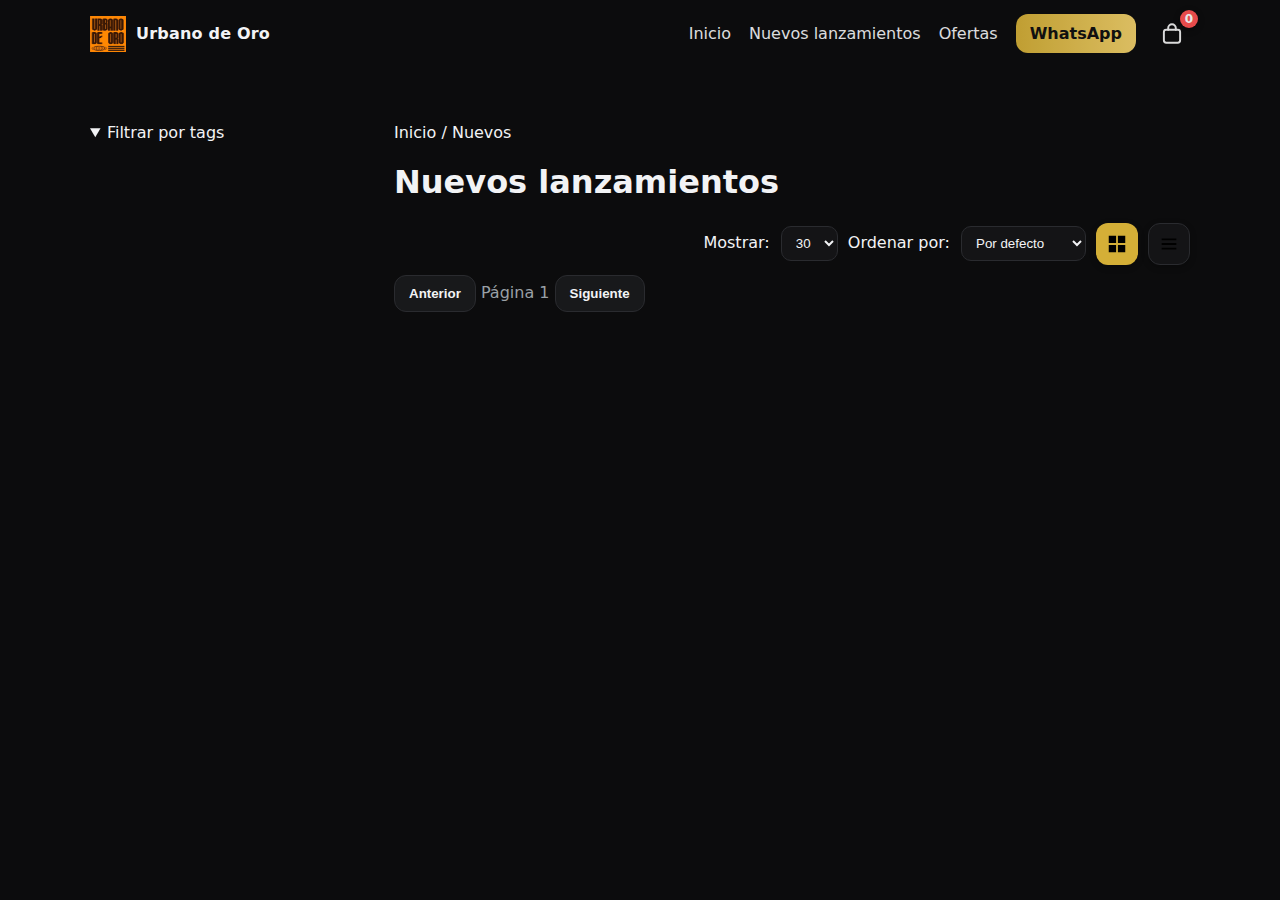
<file: nuevos.html>
<!doctype html>
<html lang="es">

<head>
    <meta charset="utf-8" />
    <title>Nuevos lanzamientos | Urbano de Oro</title>
    <meta name="viewport" content="width=device-width, initial-scale=1" />
    <link rel="icon" href="/assets/urbanologo.jpg" />
    <link href="/css/styles.css" rel="stylesheet" />
</head>

<body class="page">
    <header class="container header">
        <a class="brand" href="/"><img src="/assets/urbanologo.jpg" alt="Urbano de Oro" /><span>Urbano de Oro</span></a>
        <nav class="nav">
            <a href="/">Inicio</a>
            <a href="/nuevos.html">Nuevos lanzamientos</a>
            <a href="/ofertas.html">Ofertas</a>
            <a class="btn btn--primary" href="https://wa.me/573116997253" target="_blank" rel="noopener">WhatsApp</a>
            <a id="cartOpen" class="cart-btn" href="#" aria-label="Abrir carrito">
                <!-- Bolsa -->
                <svg class="cart-ico" viewBox="0 0 24 24" aria-hidden="true">
                    <!-- cuerpo de la bolsa -->
                    <rect x="4.5" y="8" width="15" height="12" rx="2.2" ry="2.2" fill="none" stroke="currentColor"
                        stroke-width="1.8" />
                    <!-- asa -->
                    <path d="M8.5 8V6.5a3.5 3.5 0 0 1 7 0V8" fill="none" stroke="currentColor" stroke-width="1.8"
                        stroke-linecap="round" />
                </svg>
                <!-- badge -->
                <span id="cartCount" class="cart-count">0</span>
            </a>
        </nav>
        <button class="nav-toggle" aria-label="Abrir menú">☰</button>
    </header>

    <main class="container section cat-page">
        <aside class="cat-sidebar">
            <details open>
                <summary>Filtrar por tags</summary>
                <div id="facetList" class="facet-list"></div>
            </details>
        </aside>

        <section class="cat-main">
            <nav class="crumbs">
                <a href="/">Inicio</a> / <span id="crumbCat">Nuevos</span>
            </nav>

            <h1 id="catTitle">Nuevos lanzamientos</h1>

            <div class="cat-toolbar">
                <span id="resultsInfo" class="muted"></span>
                <div class="right">
                    <label class="control">Mostrar:
                        <select id="perSelect">
                            <option>12</option>
                            <option>24</option>
                            <option selected>30</option>
                            <option>48</option>
                        </select>
                    </label>
                    <label class="control">Ordenar por:
                        <select id="sortSelect">
                            <option value="default" selected>Por defecto</option>
                            <option value="dateDesc">Más recientes</option>
                            <option value="priceAsc">Precio ↑</option>
                            <option value="priceDesc">Precio ↓</option>
                            <option value="nameAsc">Nombre A–Z</option>
                            <option value="nameDesc">Nombre Z–A</option>
                        </select>
                    </label>
                    <div class="view-toggle" id="viewToggle" role="group" aria-label="Cambiar vista">
                        <button class="toggle-btn is-active" data-view="grid" aria-pressed="true"
                            title="Vista de cuadrícula">
                            <!-- icono grid -->
                            <svg viewBox="0 0 24 24" aria-hidden="true">
                                <path d="M3 3h8v8H3V3zm10 0h8v8h-8V3zM3 13h8v8H3v-8zm10 0h8v8h-8v-8z" />
                            </svg>
                        </button>
                        <button class="toggle-btn" data-view="list" aria-pressed="false" title="Vista de lista">
                            <!-- icono list -->
                            <svg viewBox="0 0 24 24" aria-hidden="true">
                                <path d="M4 6h16v2H4V6zm0 5h16v2H4v-2zm0 5h16v2H4v-2z" />
                            </svg>
                        </button>
                    </div>

                </div>
            </div>

            <div id="catGrid" class="grid"></div>
            <div id="emptyCat" class="empty" hidden>No hay lanzamientos que coincidan.</div>

            <div class="cat-pagination">
                <button id="prevPage" class="btn" disabled>Anterior</button>
                <span id="pageInfo" class="muted">Página 1</span>
                <button id="nextPage" class="btn">Siguiente</button>
            </div>
        </section>
    </main>

    <script src="/js/cart.js" defer></script>
    <script type="module" src="/js/nuevos.js"></script>
</body>

</html>
</file>
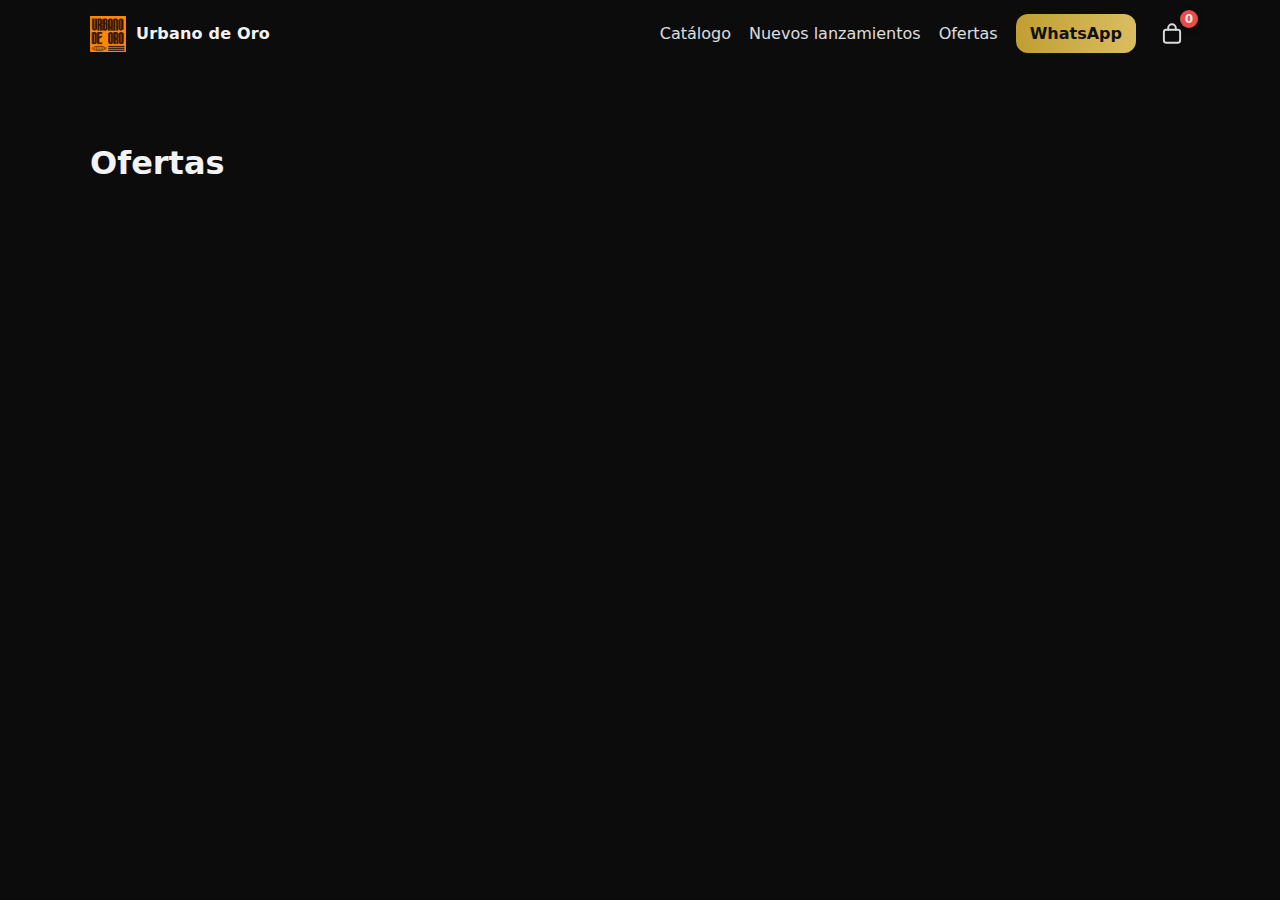
<file: ofertas.html>
<!doctype html>
<html lang="es">

<head>
    <meta charset="utf-8">
    <title>Ofertas | Urbano de Oro</title>
    <link rel="icon" href="/assets/urbanologo.jpg" />
    <meta name="viewport" content="width=device-width, initial-scale=1">
    <link href="/css/styles.css" rel="stylesheet">
</head>

<body class="page">
    <header class="container header">
        <a class="brand" href="/">
            <img src="/assets/urbanologo.jpg" alt="Urbano de Oro" />
            <span>Urbano de Oro</span>
        </a>
        <nav class="nav">
            <a href="category.html" id="navCatalogo">Catálogo</a>
            <a href="/nuevos.html">Nuevos lanzamientos</a>
            <a href="/ofertas.html">Ofertas</a>
            <a class="btn btn--primary" href="https://wa.me/573116997253" target="_blank" rel="noopener">WhatsApp</a>
            <a id="cartOpen" class="cart-btn" href="#" aria-label="Abrir carrito">
                <!-- Bolsa -->
                <svg class="cart-ico" viewBox="0 0 24 24" aria-hidden="true">
                    <!-- cuerpo de la bolsa -->
                    <rect x="4.5" y="8" width="15" height="12" rx="2.2" ry="2.2" fill="none" stroke="currentColor"
                        stroke-width="1.8" />
                    <!-- asa -->
                    <path d="M8.5 8V6.5a3.5 3.5 0 0 1 7 0V8" fill="none" stroke="currentColor" stroke-width="1.8"
                        stroke-linecap="round" />
                </svg>
                <!-- badge -->
                <span id="cartCount" class="cart-count">0</span>
            </a>

        </nav>
        <button class="nav-toggle" aria-label="Abrir menú">☰</button>
    </header>

    <main class="container section">
        <h1>Ofertas</h1>
        <div id="offerGrid" class="grid"></div>
        <div id="noOffers" class="empty" hidden>No hay ofertas activas.</div>
    </main>

    <script src="/js/cart.js" defer></script>
    <script type="module" src="/js/ofertas.js"></script>
</body>

</html>
</file>
<file: css/styles.css>
:root{
  --bg:#0c0c0d;
  --card:#141416;
  --muted:#9aa0a6;
  --fg:#f2f3f5;
  --brand:#d4af37; /* dorado */
  --brand-2:#f2d16b;
  --radius:16px;
}
*{box-sizing:border-box}
html,body{margin:0;padding:0;background:var(--bg);color:var(--fg);font-family:Inter,system-ui,-apple-system,Sego UI,Roboto,Arial,sans-serif}
img{max-width:100%;display:block}
a{color:inherit;text-decoration:none}
.container{width:min(1100px,92%);margin-inline:auto}
.section{padding:56px 0}
.section__head{display:flex;justify-content:space-between;align-items:end;gap:12px;margin-bottom:20px}
.muted{color:var(--muted)}

:root{
  --topbar-h: 44px;   /* alto de la franja (ajústalo) */
  --gap: 3rem;        /* espacio entre el final y el “reingreso” */
  --speed: 20s;       /* velocidad del scroll (menos = más rápido) */
}

/* Si la topbar es fixed, empuja el contenido hacia abajo */

/*body{ padding-top: var(--topbar-h); }*/

.topbar{
  position: relative;         /* <- clave */
  height: var(--topbar-h);
  background: linear-gradient(90deg,var(--brand),var(--brand-2));
  color:#fff;
  font-weight:800;
}

/* Contenedor del marquee */
.marquee{ height:100%; overflow:hidden; }

/* Un SOLO texto; el “doble” lo hace ::after desde CSS */
.marquee__content{
  position: relative;
  display:inline-block;
  white-space:nowrap;
  line-height: var(--topbar-h);
  padding-left: var(--gap);
  will-change: transform;
  animation: marquee var(--speed) linear infinite;
}

/* Clon del mismo texto, colocado a la derecha (no hay segundo nodo en el DOM) */
.marquee__content::after{
  content: attr(data-text);
  position:absolute;
  left: calc(100% + var(--gap));
}

/* Se mueve exactamente su ancho + gap: cuando termina, el clon queda en su lugar */
@keyframes marquee{
  from { transform: translateX(0); }
  to   { transform: translateX(calc(-100% - var(--gap))); }
}

/* Accesibilidad: respeta “reducir movimiento” */
@media (prefers-reduced-motion: reduce){
  .marquee__content{ animation: none; transform: none; }
}


/* Header */
.header{display:flex;align-items:center;justify-content:space-between;padding:14px 0}
.brand{display:flex;align-items:center;gap:10px;font-weight:800;letter-spacing:.2px}
.brand img{width:36px;height:36px}
.nav{display:flex;gap:18px;align-items:center}
.nav a{opacity:.9}
.nav a:hover{opacity:1}
.nav-toggle{display:none;background:none;border:0;font-size:22px;color:var(--fg)}

/* Hero */
.hero{padding:24px 0 12px;border-bottom:1px solid #1f2023}
.hero__grid{display:grid;grid-template-columns:1.1fr .9fr;gap:24px;align-items:center}
.hero__copy h1{font-size:40px;line-height:1.1;margin:.2em 0}
.hero__copy p{color:var(--muted);max-width:48ch}
.hero__cta{display:flex;gap:10px;margin:14px 0 10px}
.btn{border:1px solid #2a2b2f;background:#18191b;color:var(--fg);padding:10px 14px;border-radius:12px;font-weight:600;cursor:pointer}
.btn--primary{background:linear-gradient(90deg,var(--brand),var(--brand-2));color:#111;border:0}
.btn--ghost{background:transparent;border-color:#2a2b2f}
.search{display:flex;gap:8px;margin-top:8px}
.search input{flex:1;background:#111214;border:1px solid #2a2b2f;color:var(--fg);padding:10px 12px;border-radius:12px}
.filters{margin-top:10px;display:flex;gap:8px;flex-wrap:wrap}
.chip{border:1px solid #2a2b2f;background:#141416;color:var(--fg);padding:6px 10px;border-radius:999px;cursor:pointer}
.chip.active{border-color:var(--brand);box-shadow:0 0 0 2px #000 inset}

/* Categorías (estilo mosaico) */
.categories{ padding-top: 24px; }
.cat-grid{
  display:grid;
  grid-template-columns: repeat(4, 1fr);
  gap: 12px;
}
.cat-card{
  position:relative;
  border-radius: var(--radius);
  overflow:hidden;
  display:grid;
  place-items:center;
  aspect-ratio: 16/9;                 /* alto uniforme */
  isolation:isolate;
}
.cat-card img{
  width:100%; height:100%;
  object-fit:cover;
  transform: scale(1.02);
  transition: transform .5s ease, filter .3s ease;
  filter: brightness(.65);
}
.cat-card::after{                      /* overlay oscuro sutil */
  content:"";
  position:absolute; inset:0;
  background: linear-gradient(0deg, rgba(0,0,0,.45), rgba(0,0,0,.45));
  z-index:1;
}
.cat-card span{
  position:absolute; z-index:2;
  color:#fff; font-weight:900;
  text-transform:uppercase;
  letter-spacing:.6px;
  font-size: clamp(18px, 3.2vw, 32px);
  text-align:center;
  text-shadow: 0 2px 12px rgba(0,0,0,.6);
}
.cat-card:hover img{ transform: scale(1.06); filter: brightness(.8); }

/* Responsive */
@media (max-width: 1100px){
  .cat-grid{ grid-template-columns: repeat(3, 1fr); }
}
@media (max-width: 900px){
  .cat-grid{ grid-template-columns: repeat(2, 1fr); }
}
@media (max-width: 560px){
  .cat-grid{ grid-template-columns: 1fr; }
}

/* Sección alternativa (fondo sutil) */
.section--alt{ background:#0f1012; border-top:1px solid #1f2023; border-bottom:1px solid #1f2023; }

/* Slider de tendencias */
.trend-slider{ position:relative; width:min(1100px,92%); margin:8px auto 0; }
.trend-track{
  display:flex; gap:16px;
  overflow-x:auto; padding:8px 4px 16px;
  scroll-snap-type:x mandatory; -webkit-overflow-scrolling:touch;
}
.trend-track::-webkit-scrollbar{ display:none; }

/* Tarjeta compacta para el slider */
.trend-card{
  flex:0 0 220px; scroll-snap-align:start;
  border:1px solid #2a2b2f; border-radius:16px; overflow:hidden;
  background:#0f1012; transition:transform .2s, box-shadow .2s, border-color .2s;
}
.trend-card:hover{ transform:translateY(-2px); border-color:var(--brand); box-shadow:0 8px 24px rgba(0,0,0,.25); }

.trend-card .card__img{ position:relative; aspect-ratio:1/1; }
.trend-card .card__img img{ width:100%; height:100%; object-fit:contain; display:block; }

/* Precio como pill sobre la imagen */
.trend-card .price-tag{
  position:absolute; top:10px; left:10px;
  background:linear-gradient(90deg,var(--brand),var(--brand-2));
  color:#111; font-weight:800; border-radius:999px;
  padding:6px 10px; font-size:.95rem; line-height:1;
  box-shadow:0 4px 10px rgba(0,0,0,.25);
}

.trend-card .card__body{ padding:10px; }
.trend-card .card__title{ font-size:.95rem; font-weight:800; margin:0 0 4px; }
.trend-card .card__meta{ display:flex; justify-content:space-between; align-items:center; gap:8px; }

/* Acciones: solo “Añadir al carrito”, a lo ancho */
.trend-card .card__actions{ margin-top:10px; }
.trend-card .card__actions .btn{ width:100%; }
.trend-card .card__actions [data-whatsapp]{ display:none !important; } /* ocultar WhatsApp en cards */

/* Flechas */
.trend-btn{
  position:absolute; top:50%; transform:translateY(-50%);
  width:40px; height:40px; display:grid; place-items:center;
  border-radius:999px; border:1px solid #2a2b2f; background:#141416; cursor:pointer;
  opacity:.9; font-weight:900;
}
.trend-btn:hover{ opacity:1; }
.trend-btn.prev{ left:-4px; }
.trend-btn.next{ right:-4px; }

/* Puntitos */
.trend-dots{ display:flex; gap:6px; justify-content:center; margin:8px 0 0; }
.trend-dot{ width:6px; height:6px; border-radius:50%; background:#2a2b2f; }
.trend-dot.active{ background:var(--brand); }

/* Mobile: tarjetas más anchas, sin flechas */
@media (max-width:560px){
  .trend-card{ flex-basis:70%; }
  .trend-btn{ display:none; }
}


/* ===== Familias / Categorías con texto y botón ===== */
.fam-grid{
  display:grid;
  grid-template-columns: repeat(3, 1fr);
  gap: 22px;
}

.fam-card{
  display:flex;
  flex-direction:column;
  border:1px solid #2a2b2f;
  border-radius:16px;
  overflow:hidden;
  background: #141416;            /* caja acorde al tema */
  transition: transform .25s ease, box-shadow .25s ease, border-color .25s;
}

.fam-card:hover{
  transform: translateY(-3px);
  border-color: var(--brand);
  box-shadow: 0 12px 30px rgba(0,0,0,.25);
}

.fam-card__media{
  aspect-ratio: 4/3;
  overflow:hidden;
}
.fam-card__media img{
  width:100%; height:100%; object-fit:cover;
  transform: scale(1.02);
  transition: transform .6s ease, filter .3s ease;
  filter: brightness(.92);
}
.fam-card:hover .fam-card__media img{ transform: scale(1.06); filter: brightness(1); }

.fam-card__body{
  border-top:1px solid #2a2b2f;
  padding:14px;
}
.fam-card__body h3{
  margin:0 0 6px; font-size:1.05rem;
}
.fam-card__body p{
  margin:0 0 12px; color:var(--muted); line-height:1.45;
}

/* Botón pequeño reutilizable */
.btn--sm{ padding:7px 10px; font-size:.9rem; border-radius:10px; }

/* Responsive */
@media (max-width: 1000px){
  .fam-grid{ grid-template-columns: repeat(2, 1fr); }
}
@media (max-width: 560px){
  .fam-grid{ grid-template-columns: 1fr; }
}

/* === CART ICON (bolsa) === */
:root{ --cart-size: 26px; }

.cart-btn{
  position: relative;
  display: inline-flex;
  align-items: center;
  justify-content: center;
  width: calc(var(--cart-size) + 10px);
  height: calc(var(--cart-size) + 10px);
}

.cart-ico{                   /* el SVG inline del icono */
  width: var(--cart-size);
  height: var(--cart-size);
  color: #fff;              /* trazo del SVG (stroke="currentColor") */
  opacity: .95;
}
.cart-btn:hover .cart-ico{ opacity: 1; color: var(--brand); }

/* Badge rojo */
.cart-count{
  position: absolute; top: -6px; right: -8px;
  min-width: 18px; height: 18px; padding: 0 5px;
  background: #ff5252; color: #fff; font-weight: 800; font-size: .75rem;
  border-radius: 999px; line-height: 18px; text-align: center;
  box-shadow: 0 2px 6px rgba(0,0,0,.35);
  pointer-events: none;
}

/* pequeño “bump” al actualizar */
.cart-count.pulse{ animation: cart-bump .28s ease; }
@keyframes cart-bump{ 0%{transform:scale(1)}50%{transform:scale(1.15)}100%{transform:scale(1)} }

/* (opcional) si tu header es claro: */
/* .header.is-light .cart-ico{ color:#111 } */


/* === DRAWER === */
.cart-drawer{ position:fixed; inset:0; display:none; z-index:2000; }
.cart-drawer.open{ display:block; }
.cart-backdrop{ position:absolute; inset:0; background:rgba(0,0,0,.5); }
.cart-panel{
  position:absolute; right:0; top:0; bottom:0; width:min(420px,92vw);
  background:#141416; border-left:1px solid #2a2b2f; display:flex; flex-direction:column;
  transform: translateX(100%); transition: transform .25s ease;
}
.cart-drawer.open .cart-panel{ transform: translateX(0); }

.cart-head{ display:flex; align-items:center; justify-content:space-between; padding:12px 14px; border-bottom:1px solid #2a2b2f; }
.cart-items{ overflow:auto; padding:12px; display:flex; flex-direction:column; gap:10px; }
.cart-item{ display:flex; gap:10px; border:1px solid #2a2b2f; border-radius:12px; padding:8px; align-items:center; background:#0f1012; }
.cart-thumb{ width:72px; height:72px; border-radius:10px; overflow:hidden; flex:0 0 auto; }
.cart-thumb img{ width:100%; height:100%; object-fit:cover; }
.cart-meta{ flex:1 1 auto; }
.cart-meta .title{ font-weight:700; }
.cart-meta .muted{ color:var(--muted); font-size:.9rem; }
.cart-qty{ display:flex; align-items:center; gap:6px; }
.qty-btn{ width:28px; height:28px; border-radius:8px; border:1px solid #2a2b2f; background:#141416; cursor:pointer; }

.cart-foot{ border-top:1px solid #2a2b2f; padding:12px; display:flex; flex-direction:column; gap:10px; }
.cart-row{ display:flex; justify-content:space-between; align-items:center; }
.cart-actions{ display:flex; gap:8px; }

/* CATEGORY: imagen 1:1 y precio debajo de "100ml · género" */
.cat-page .grid .card .card__img{
  position: relative; aspect-ratio: 1/1; background:#0f1012;
}
.cat-page .grid .card .card__img img{
  width:100%; height:100%; object-fit:contain; display:block;
}

/* Fila de precios */
.cat-page .price-row{
  display:flex; align-items: baseline; gap:8px; margin-top:6px;
}
.cat-page .price-row .price{
  font-weight:900; font-size:1.05rem;
}
.cat-page .price-row .list{
  color:var(--muted); text-decoration: line-through;
}

/* Acciones: botón a lo ancho y separadito */
.cat-page .card__actions{ margin-top:10px; }
.cat-page .card__actions .btn{ width:100%; }

/* Asegúrate de no ver el precio sobre la imagen en CATEGORY */
.cat-page .price-tag{ display:none !important; }

/* === PRODUCT PAGE === */
.product-page .crumbs{ margin-bottom:12px; color:var(--muted); }
.product-page .crumbs a{ color:inherit; opacity:.9; }

.prod-grid{
  display:grid; grid-template-columns: 1.1fr 1fr; gap:24px;
}
@media (max-width: 900px){ .prod-grid{ grid-template-columns:1fr; } }

.prod-gallery{ display:flex; flex-direction:column; gap:10px; }
.prod-main{ border:1px solid #2a2b2f; border-radius:16px; padding:10px; background:#0f1012; }
.prod-main img{ width:100%; height:100%; object-fit:contain; aspect-ratio:1/1; display:block; }

.prod-thumbs{ display:flex; gap:10px; flex-wrap:wrap; }
.prod-thumbs button{
  width:76px; height:76px; border:1px solid #2a2b2f; border-radius:10px; background:#141416; padding:4px; cursor:pointer;
}
.prod-thumbs img{ width:100%; height:100%; object-fit:contain; }
.prod-thumbs button.active{ border-color: var(--brand); }

.prod-info h1{ margin:.2em 0 .3em; }
.prod-price{ display:flex; align-items:baseline; gap:10px; margin-bottom:8px; }
.prod-price .now{ font-weight:900; font-size:1.4rem; }
.prod-price .list{ color:var(--muted); text-decoration: line-through; }

.prod-meta{ color:var(--muted); margin-bottom:10px; }
.prod-tags{ display:flex; flex-wrap:wrap; gap:8px; margin-top:8px; }
.prod-tags .chip{ border:1px solid #2a2b2f; border-radius:999px; padding:6px 10px; background:#141416; font-size:.9rem; }

.prod-actions{ display:flex; gap:10px; align-items:stretch; margin-top:10px; flex-wrap:wrap; }
.qty{ display:inline-flex; align-items:center; border:1px solid #2a2b2f; border-radius:12px; overflow:hidden; background:#141416; }
.qty input{ width:56px; text-align:center; background:transparent; border:0; color:var(--fg); padding:6px 4px; }
.qty-btn{ width:36px; height:36px; border:0; background:#17181b; color:var(--fg); cursor:pointer; }
.qty-btn:active{ transform:scale(.98); }

/* Relacionados: reusa “trend-track” */
#relatedTrack .card{ flex:0 0 220px; border:1px solid #2a2b2f; border-radius:16px; overflow:hidden; background:#0f1012; }
#relatedTrack .card__img{ aspect-ratio:1/1; }
#relatedTrack .card__img img{ width:100%; height:100%; object-fit:contain; }
#relatedTrack .card__body{ padding:10px; }

/* ====== Zoom en product page ====== */
.prod-main{ position:relative; border:1px solid #2a2b2f; border-radius:16px; padding:10px; background:#0f1012; }

.prod-main .zoom-target{
  width:100%; height:100%;
  aspect-ratio: 1 / 1;
  object-fit: contain; display:block;
  transition: opacity .15s ease;
  cursor: zoom-in;
}

/* cuando está activo el zoom, ocultamos la <img> y usamos el background del contenedor */
.prod-main.zoom-active .zoom-target{ opacity:0; cursor: zoom-out; }
.prod-main.zoom-active{
  background-repeat:no-repeat;
  /* background-image y background-size las pone JS según el nivel de zoom */
}

/* opcional: iconito + en esquina */
.prod-main::after{
  content:"+"; position:absolute; right:10px; bottom:10px;
  width:22px; height:22px; border-radius:50%;
  display:grid; place-items:center;
  font-weight:900; font-size:14px;
  color:#111; background:var(--brand);
  opacity:.85; pointer-events:none;
}

/* Paginación */
.pager{ display:flex; gap:6px; justify-content:center; margin:16px 0 32px; flex-wrap:wrap; }
.pager a, .pager button{
  min-width:36px; height:36px; padding:0 10px;
  display:inline-flex; align-items:center; justify-content:center;
  border:1px solid #2a2b2f; background:#141416; color:var(--fg);
  border-radius:10px; cursor:pointer; text-decoration:none; font-weight:700;
}
.pager .active{ background:var(--brand); color:#111; border-color:var(--brand); pointer-events:none; }
.pager .disabled{ opacity:.45; pointer-events:none; }

/* Layout de catálogo: sidebar + resultados */
.cat-page{
  display: grid;
  grid-template-columns: 280px minmax(0,1fr); /* izq fija, der flexible */
  gap: 24px;
  align-items: start;
}

/* Sidebar a la izquierda, pegado al tope al hacer scroll */
.cat-sidebar{
  position: sticky;
  top: 80px;                 /* ajusta según alto de tu header */
  align-self: start;         /* para que no estire */
  height: fit-content;
}

/* Que el contenido de la derecha pueda encoger sin romper el grid */
.cat-main{ min-width: 0; }

/* Barra de controles arriba del grid, en línea */
.cat-toolbar{
  display: flex;
  justify-content: space-between;
  align-items: center;
  gap: 12px;
  margin-bottom: 10px;
}
.cat-toolbar .right{
  display: flex;
  align-items: center;
  gap: 10px;
}
.cat-toolbar .control select{
  background:#141416; border:1px solid #2a2b2f; color:var(--fg);
  padding:8px 10px; border-radius:10px; margin-left:6px;
}

/* Lista del grid (3→2→1 columnas) */
.cat-main .grid{ display:grid; grid-template-columns: repeat(3, minmax(0,1fr)); gap:16px; }
@media (max-width: 1100px){ .cat-main .grid{ grid-template-columns: repeat(2, minmax(0,1fr)); } }
@media (max-width: 640px){
  /* En móvil, el sidebar sí pasa arriba (una sola columna) */
  .cat-page{ grid-template-columns: 1fr; }
  .cat-sidebar{ position: static; }
  .cat-main .grid{ grid-template-columns: 1fr; }
}

/* Estilos bonitos para el bloque de filtros (opcional) */
.facet-card{ border:1px solid #2a2b2f; border-radius:16px; background:#0f1012; overflow:hidden; }
.facet-summary{ list-style:none; padding:14px; font-weight:900; cursor:pointer; }
.facet-summary::-webkit-details-marker{ display:none; }
.facet-list{ list-style:none; margin:0; padding:8px; display:flex; flex-direction:column; gap:6px; }
.facet-list li a{ display:block; padding:8px 12px; border-radius:10px; color:var(--fg); text-decoration:none; }
.facet-list li a:hover{ background:#17181b; }
.facet-list li.active a{ font-weight:900; background:#141416; position:relative; }
.facet-list li.active a::before{
  content:""; position:absolute; left:-4px; top:8px; bottom:8px; width:3px; border-radius:3px; background:var(--brand);
}


/* Ofertas */
.offer-card .badge--discount{
  position:absolute; top:10px; left:10px;
  background:#d23; color:#fff; font-weight:900;
  padding:6px 10px; border-radius:10px; font-size:.9rem;
  box-shadow: 0 2px 6px rgba(0,0,0,.25);
}
.timer-strip{
  position:absolute; left:10px; right:10px; bottom:10px;
  background:rgba(0,0,0,.65); color:#fff;
  padding:6px 10px; border-radius:8px; font-weight:700;
  font-size:.9rem; letter-spacing:.3px;
}
.card__img{ position:relative; }
.price-row .list{ margin-left:10px; text-decoration:line-through; color:#999; }

/*botones de listar*/
.view-toggle{ display:flex; gap:10px; align-items:center; }
.toggle-btn{
  display:inline-grid; place-items:center;
  width:42px; height:42px; border-radius:12px;
  background:#141416; border:1px solid #2a2b2f; color:#cfd3dc;
  box-shadow: 0 2px 6px rgba(0,0,0,.25);
  transition: transform .05s ease, box-shadow .2s, border-color .2s, background .2s, color .2s;
  cursor:pointer;
}
.toggle-btn svg{ width:22px; height:22px; }
.toggle-btn:hover{ border-color:#3a3b40; box-shadow:0 4px 14px rgba(0,0,0,.35); }
.toggle-btn:active{ transform: translateY(1px); }
.toggle-btn:focus-visible{ outline:none; box-shadow:0 0 0 3px rgba(255,215,0,.35); } /* aro accesible */

.toggle-btn.is-active{
  background:var(--brand, #d4a648); color:#111; border-color:transparent;
}

/* List view agradable (si no lo tenías) */
.grid.is-list{ display:block; }
.grid.is-list .card{
  display:flex; gap:14px; margin:10px 0; padding:12px;
  border:1px solid #2a2b2f; border-radius:16px; background:#0f1012;
}
.grid.is-list .card .card__img{ width:120px; flex:0 0 120px; aspect-ratio:1/1; border-radius:10px; overflow:hidden; }
.grid.is-list .card .card__img img{ width:100%; height:100%; object-fit:cover; }
.grid.is-list .card .card__body{ flex:1 1 auto; }

/* ===== Vista LISTA “tipo mock” ===== */
.grid.is-list{ display:grid; gap:14px; }

.grid.is-list .card{
  display:grid;
  grid-template-columns: 260px 1fr;     /* ancho de columna imagen */
  gap:24px;
  align-items:center;
  padding:16px;
  border:1px solid #2a2b2f; border-radius:16px; background:#0f1012;
}
@media (max-width:900px){ .grid.is-list .card{ grid-template-columns: 180px 1fr; } }
@media (max-width:560px){ .grid.is-list .card{ grid-template-columns: 1fr; } }

.grid.is-list .card .card-link{ display:block; }
.grid.is-list .card .card__img{ width:100%; aspect-ratio:1/1; border-radius:12px; overflow:hidden; background:#0b0c0e; }
.grid.is-list .card .card__img img{ width:100%; height:100%; object-fit:contain; }

/* Tags arriba (solo en lista) */
.card__tags{ display:none; }
.grid.is-list .card .card__tags{
  display:block; color:var(--muted); text-transform:uppercase; letter-spacing:.02em;
  font-size:.85rem; margin:0 0 8px;
}

/* Título grande + precio debajo */
.grid.is-list .card .card__title{ font-size:1.5rem; font-weight:800; margin:0 0 6px; }
.grid.is-list .card .price-row{ font-size:1.25rem; margin:0 0 12px; }
.grid.is-list .card .list{ text-decoration:line-through; opacity:.6; margin-left:8px; }

/* Oculta meta en vista lista */
.grid.is-list .card .card__meta{ display:none; }

/* Botonera horizontal e icon-only */
.grid.is-list .card .card__actions{ display:flex; gap:10px; align-items:center; }

.btn.icon-only{
  width:42px; height:42px; padding:0;
  display:grid; place-items:center;
  border-radius:12px;
  border:1px solid #2a2b2f;
  background:#141416; color:#cfd3dc;
}
.btn.icon-only:hover{ border-color:#3a3b40; }
.btn.icon-only svg{ width:18px; height:18px; }

/* === FIX lista: 1 sola columna en el contenedor === */
.grid.is-list{
  /* el grid base seguramente tiene repeat(auto-fill, ...) */
  grid-template-columns: 1fr !important;
  align-items: stretch;
}

/* aseguramos que la card use bien el ancho en lista */
.grid.is-list .card{
  width: 100%;
  box-sizing: border-box;
}

/* por si tu grid base mete gaps/margins raros */
.grid.is-list > .card{
  margin: 0;
}

/* opcional: limita alto visual de la miniatura en lista */
.grid.is-list .card .card__img{
  max-height: 280px; /* ajusta si quieres (240–320) */
}




/* Grid */
.grid{display:grid;grid-template-columns:repeat(3,1fr);gap:16px}
.card{background:var(--card);border:1px solid #1c1d21;border-radius:var(--radius);overflow:hidden;display:flex;flex-direction:column}
.card__img{aspect-ratio:1/1;background:#0c0c0d;display:flex;align-items:center;justify-content:center}
.card__body{padding:12px}
.card__title{font-weight:700}
.card__meta{display:flex;justify-content:space-between;align-items:center;margin-top:6px}
.price{font-weight:800;background:linear-gradient(90deg,var(--brand),var(--brand-2));-webkit-background-clip:text;color:transparent}
.badge{font-size:.75rem;color:#111;background:var(--brand-2);border-radius:8px;padding:2px 6px;font-weight:700}
.card__actions{display:flex;gap:8px;margin-top:10px}
.empty{opacity:.7;text-align:center;padding:32px;border:1px dashed #2a2b2f;border-radius:var(--radius)}

/* Bullets */
.bullets{display:grid;grid-template-columns:repeat(2,1fr);gap:8px;list-style:none;padding:0;margin:12px 0}
.bullets li{background:#141416;border:1px solid #2a2b2f;border-radius:12px;padding:10px}

/* Footer */
.footer{border-top:1px solid #1f2023;padding:20px 0;margin-top:28px}
.footer__grid{display:flex;align-items:center;justify-content:space-between;gap:12px}
.footer__links{display:flex;gap:14px}

/* WhatsApp FAB */
.fab-whatsapp{position:fixed;right:16px;bottom:16px;width:56px;height:56px;background:#25d366;border-radius:999px;display:grid;place-items:center;font-size:26px;box-shadow:0 8px 24px rgba(0,0,0,.35)}

/* Responsive */
@media (max-width: 900px){
  .hero__grid{grid-template-columns:1fr}
  .grid{grid-template-columns:repeat(2,1fr)}
}
@media (max-width: 560px){
  .nav{display:none}
  .nav-toggle{display:block}
  .grid{grid-template-columns:1fr}
  .bullets{grid-template-columns:1fr}
}
</file>
